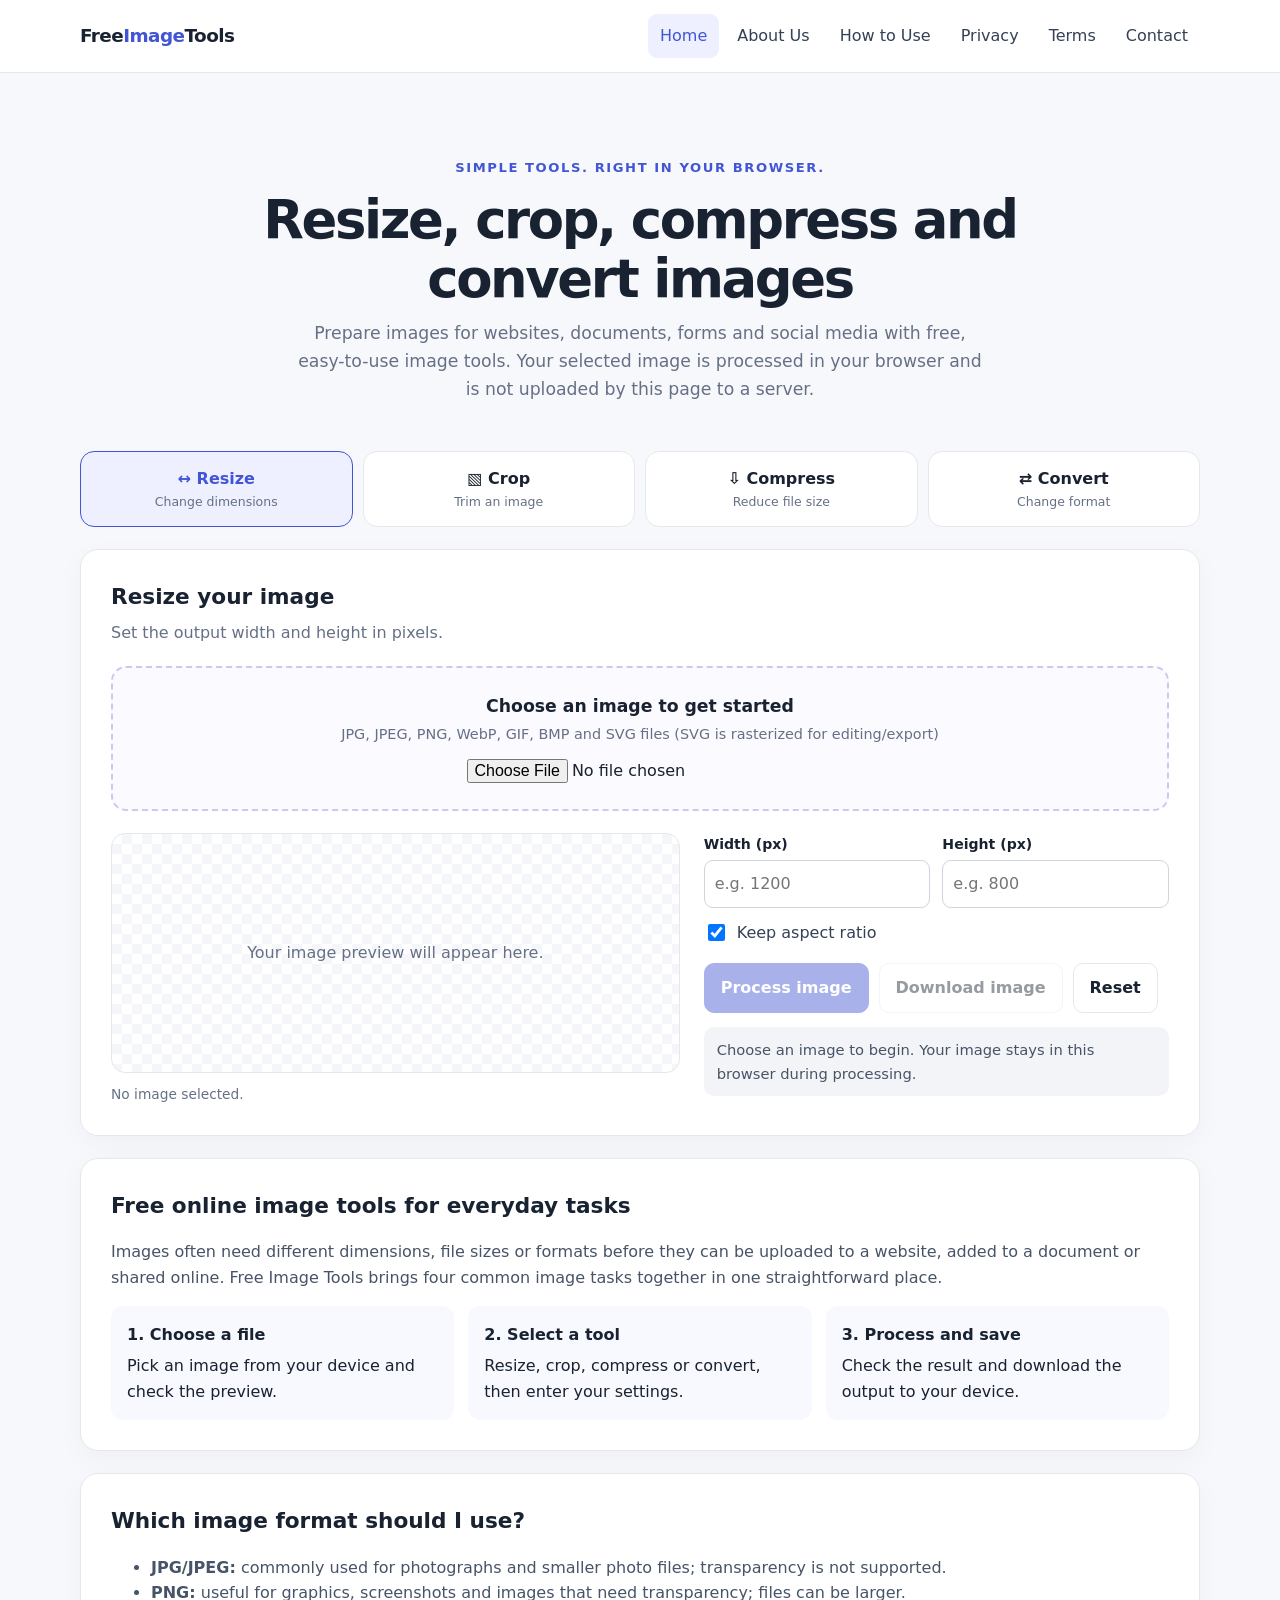
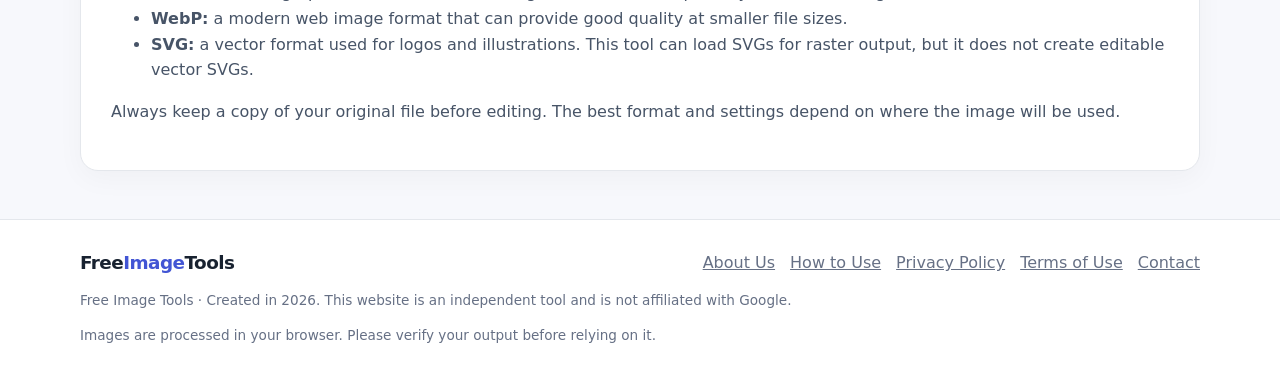
<file: index (1).html>
<!doctype html>
<html lang="en">
<head>
<meta charset="utf-8">
<meta name="viewport" content="width=device-width, initial-scale=1">
<meta name="description" content="Free Image Tools helps you resize, crop, compress and convert images in your browser. Simple, fast and free image editing for everyday use.">
<meta name="theme-color" content="#f7f8fc">
<title>Free Image Tools — Resize, Crop, Compress & Convert</title>
<style>
:root{--ink:#182230;--muted:#667085;--line:#e4e7ec;--bg:#f7f8fc;--card:#fff;--brand:#4255d4;--brand2:#eef0ff;--green:#16794b}
*{box-sizing:border-box}html{scroll-behavior:smooth}body{margin:0;background:var(--bg);color:var(--ink);font:16px/1.6 system-ui,-apple-system,Segoe UI,Roboto,Arial,sans-serif}a{color:var(--brand)}button,input,select{font:inherit}button{cursor:pointer}.wrap{width:min(1120px,92%);margin:auto}.topbar{background:#fff;border-bottom:1px solid var(--line);position:sticky;top:0;z-index:5}.nav{display:flex;align-items:center;justify-content:space-between;gap:18px;min-height:72px;flex-wrap:wrap}.brand{font-size:1.15rem;font-weight:800;color:var(--ink);text-decoration:none;letter-spacing:-.03em}.brand span{color:var(--brand)}.navlinks{display:flex;gap:6px;flex-wrap:wrap}.navlinks button{border:0;background:transparent;padding:9px 12px;border-radius:9px;color:#344054}.navlinks button:hover,.navlinks button.active{background:var(--brand2);color:var(--brand)}.hero{text-align:center;padding:52px 0 26px}.eyebrow{color:var(--brand);font-size:.82rem;font-weight:800;text-transform:uppercase;letter-spacing:.12em}.hero h1{font-size:clamp(2rem,5vw,3.3rem);line-height:1.12;letter-spacing:-.045em;margin:12px auto;max-width:780px}.hero p{max-width:690px;margin:0 auto;color:var(--muted);font-size:1.08rem}.toolnav{display:grid;grid-template-columns:repeat(4,1fr);gap:10px;margin:22px 0}.toolnav button{border:1px solid var(--line);background:#fff;border-radius:14px;padding:14px 10px;font-weight:750;color:var(--ink)}.toolnav button.active{border-color:var(--brand);background:var(--brand2);color:var(--brand)}.toolnav small{display:block;font-weight:500;color:var(--muted);font-size:.78rem}.panel,.content-card{background:var(--card);border:1px solid var(--line);border-radius:18px;padding:clamp(18px,3vw,30px);box-shadow:0 8px 28px rgba(16,24,40,.035);margin-bottom:22px}.panel h2,.content-card h2{margin:0 0 6px;font-size:1.35rem}.sub{color:var(--muted);margin:0 0 20px}.upload{display:block;border:2px dashed #c7ccef;background:#fafaff;border-radius:15px;padding:25px;text-align:center;cursor:pointer}.upload strong{display:block;font-size:1.08rem}.upload span{color:var(--muted);font-size:.9rem}.upload input{display:block;max-width:100%;margin:12px auto 0}.workspace{display:grid;grid-template-columns:minmax(0,1.1fr) minmax(260px,.9fr);gap:24px;margin-top:22px}.preview{min-height:240px;border:1px solid var(--line);border-radius:14px;background:linear-gradient(45deg,#f5f6fa 25%,transparent 25%),linear-gradient(-45deg,#f5f6fa 25%,transparent 25%),linear-gradient(45deg,transparent 75%,#f5f6fa 75%),linear-gradient(-45deg,transparent 75%,#f5f6fa 75%);background-size:20px 20px;background-position:0 0,0 10px,10px -10px,-10px 0;display:flex;align-items:center;justify-content:center;overflow:hidden;padding:12px}.preview img{max-width:100%;max-height:390px;object-fit:contain}.empty{text-align:center;color:var(--muted);padding:24px}.fields{display:grid;grid-template-columns:repeat(2,minmax(0,1fr));gap:12px}.field{display:flex;flex-direction:column;gap:5px}.field label{font-size:.88rem;font-weight:700}.field input,.field select{width:100%;border:1px solid #d0d5dd;border-radius:9px;padding:10px;background:#fff;color:var(--ink)}.check{display:flex;align-items:center;gap:9px;margin:12px 0;color:#344054}.check input{width:17px;height:17px}.actions{display:flex;gap:10px;flex-wrap:wrap;margin-top:18px}.btn{border:1px solid var(--line);background:#fff;border-radius:10px;padding:11px 16px;font-weight:750;color:var(--ink)}.btn.primary{background:var(--brand);border-color:var(--brand);color:#fff}.btn:disabled{opacity:.45;cursor:not-allowed}.status{margin-top:14px;padding:11px 13px;background:#f2f4f7;border-radius:10px;color:#475467;font-size:.92rem;overflow-wrap:anywhere}.status.good{background:#ecfdf3;color:var(--green)}.status.error{background:#fef3f2;color:#b42318}.meta{font-size:.86rem;color:var(--muted);margin-top:10px}.tool-options[hidden],.page[hidden]{display:none}.page{padding-top:32px}.content-card p,.content-card li{color:#475467}.content-card h3{margin-bottom:4px}.steps{display:grid;grid-template-columns:repeat(3,1fr);gap:14px}.step{background:#f8f9ff;border-radius:12px;padding:16px}.step b{display:block;margin-bottom:5px}.footer{margin-top:48px;background:#fff;border-top:1px solid var(--line);padding:28px 0}.footrow{display:flex;justify-content:space-between;gap:20px;flex-wrap:wrap}.footlinks{display:flex;gap:15px;flex-wrap:wrap}.footlinks button{border:0;background:none;color:var(--muted);padding:0;text-decoration:underline}.fine{font-size:.85rem;color:var(--muted);margin-top:12px}.ad-slot{display:none;min-height:90px;margin:20px 0;text-align:center;color:#98a2b3;border:1px dashed var(--line);border-radius:10px;padding:10px}@media(max-width:760px){.workspace{grid-template-columns:1fr}.steps{grid-template-columns:1fr}.nav{padding:10px 0}.navlinks{width:100%}.navlinks button{padding:8px}.toolnav{gap:6px}.toolnav button{padding:11px 4px;font-size:.9rem}.toolnav small{font-size:.7rem}}@media(max-width:430px){.fields{grid-template-columns:1fr}.hero{padding-top:35px}}
</style>
</head>
<body>
<header class="topbar"><div class="wrap nav">
<a href="#home" class="brand" aria-label="Free Image Tools home">Free<span>Image</span>Tools</a>
<nav class="navlinks" aria-label="Main navigation">
<button data-page="home" class="active">Home</button><button data-page="about">About Us</button><button data-page="how">How to Use</button><button data-page="privacy">Privacy</button><button data-page="terms">Terms</button><button data-page="contact">Contact</button>
</nav></div></header>
<main class="wrap">
<section id="home" class="page">
<div class="hero"><div class="eyebrow">Simple tools. Right in your browser.</div><h1>Resize, crop, compress and convert images</h1><p>Prepare images for websites, documents, forms and social media with free, easy-to-use image tools. Your selected image is processed in your browser and is not uploaded by this page to a server.</p></div>
<div class="toolnav" role="tablist" aria-label="Image tools">
<button class="active" data-tool="resize" role="tab" aria-selected="true">↔ Resize<small>Change dimensions</small></button>
<button data-tool="crop" role="tab" aria-selected="false">▧ Crop<small>Trim an image</small></button>
<button data-tool="compress" role="tab" aria-selected="false">⇩ Compress<small>Reduce file size</small></button>
<button data-tool="convert" role="tab" aria-selected="false">⇄ Convert<small>Change format</small></button>
</div>
<section class="panel" aria-labelledby="tool-title">
<h2 id="tool-title">Resize your image</h2><p class="sub" id="tool-description">Set the output width and height in pixels.</p>
<label class="upload"><strong>Choose an image to get started</strong><span>JPG, JPEG, PNG, WebP, GIF, BMP and SVG files (SVG is rasterized for editing/export)</span><input id="fileInput" type="file" accept="image/*,.svg" aria-label="Choose an image"></label>
<div class="workspace">
<div><div class="preview" id="preview"><div class="empty">Your image preview will appear here.</div></div><div class="meta" id="imageMeta">No image selected.</div></div>
<div>
<div class="tool-options" id="options-resize">
<div class="fields"><div class="field"><label for="width">Width (px)</label><input id="width" type="number" min="1" max="12000" placeholder="e.g. 1200"></div><div class="field"><label for="height">Height (px)</label><input id="height" type="number" min="1" max="12000" placeholder="e.g. 800"></div></div>
<label class="check"><input type="checkbox" id="keepRatio" checked> Keep aspect ratio</label>
</div>
<div class="tool-options" id="options-crop" hidden>
<p class="meta">Enter a crop rectangle in the original image's pixel coordinates. The area must fit inside the image.</p>
<div class="fields"><div class="field"><label for="cropX">Start X</label><input id="cropX" type="number" min="0" value="0"></div><div class="field"><label for="cropY">Start Y</label><input id="cropY" type="number" min="0" value="0"></div><div class="field"><label for="cropW">Crop width</label><input id="cropW" type="number" min="1" placeholder="Width"></div><div class="field"><label for="cropH">Crop height</label><input id="cropH" type="number" min="1" placeholder="Height"></div></div>
</div>
<div class="tool-options" id="options-compress" hidden>
<div class="field"><label for="quality">Image quality: <span id="qualityValue">75%</span></label><input id="quality" type="range" min="10" max="100" value="75"></div><p class="meta">Lower quality often means a smaller file. This mainly affects JPEG and WebP; PNG is usually lossless.</p>
</div>
<div class="tool-options" id="options-convert" hidden>
<div class="field"><label for="format">Output format</label><select id="format"><option value="image/jpeg">JPG / JPEG</option><option value="image/png">PNG</option><option value="image/webp">WebP</option></select></div><p class="meta">SVG files can be opened as input, but this browser-based tool exports edited images as raster formats (JPG, PNG or WebP), not as new SVG vector artwork. Animated GIFs export as a still image.</p>
</div>
<div class="actions"><button class="btn primary" id="processBtn" disabled>Process image</button><button class="btn" id="downloadBtn" disabled>Download image</button><button class="btn" id="resetBtn">Reset</button></div>
<div id="status" class="status" role="status" aria-live="polite">Choose an image to begin. Your image stays in this browser during processing.</div>
</div></div>
</section>
<div class="ad-slot" aria-label="Advertisement area">Advertisement</div>
<section class="content-card"><h2>Free online image tools for everyday tasks</h2><p>Images often need different dimensions, file sizes or formats before they can be uploaded to a website, added to a document or shared online. Free Image Tools brings four common image tasks together in one straightforward place.</p><div class="steps"><div class="step"><b>1. Choose a file</b><span>Pick an image from your device and check the preview.</span></div><div class="step"><b>2. Select a tool</b><span>Resize, crop, compress or convert, then enter your settings.</span></div><div class="step"><b>3. Process and save</b><span>Check the result and download the output to your device.</span></div></div></section>
<section class="content-card"><h2>Which image format should I use?</h2><ul><li><b>JPG/JPEG:</b> commonly used for photographs and smaller photo files; transparency is not supported.</li><li><b>PNG:</b> useful for graphics, screenshots and images that need transparency; files can be larger.</li><li><b>WebP:</b> a modern web image format that can provide good quality at smaller file sizes.</li><li><b>SVG:</b> a vector format used for logos and illustrations. This tool can load SVGs for raster output, but it does not create editable vector SVGs.</li></ul><p>Always keep a copy of your original file before editing. The best format and settings depend on where the image will be used.</p></section>
</section>
<section id="about" class="page" hidden><div class="content-card"><h2>About Us</h2><p>Free Image Tools was created in 2026 from the idea of making everyday image resizing, cropping, compression and conversion accessible through a simple, free online website.</p><p>The aim is to make common image tasks understandable for students, creators, small businesses and anyone who needs to prepare an image for a website, form, presentation or personal project. The interface is designed to keep the main tools easy to find, with clear settings and a direct download option.</p><p>Image processing on this page takes place locally in your browser. Files are not intentionally uploaded by this tool to a processing server. Please test the website on different devices and browsers and contact us if you notice a problem.</p><p><b>Created:</b> 2026<br><b>Website:</b> Free Image Tools<br><b>Contact:</b> Replace the example email on the Contact page with your real contact email before publishing.</p></div></section>
<section id="how" class="page" hidden><div class="content-card"><h2>How to Use Free Image Tools</h2><h3>Resize an image</h3><ol><li>Open the Resize tab and choose an image.</li><li>Enter the required width and height in pixels.</li><li>Keep “Keep aspect ratio” selected to avoid stretching the image. If you change the width, the height adjusts automatically.</li><li>Select Process image, review the output, and download it.</li></ol><h3>Crop an image</h3><ol><li>Choose the Crop tab and upload your image.</li><li>Enter Start X and Start Y to choose the top-left point of the crop area.</li><li>Enter the crop width and height in pixels. Keep the rectangle within the original image dimensions.</li><li>Process and download the cropped result.</li></ol><h3>Compress an image</h3><ol><li>Choose Compress and upload your image.</li><li>Move the quality slider lower for a smaller output file, or higher to preserve more detail.</li><li>Process the image and compare the output file size with the original.</li><li>Download the result if it meets your needs.</li></ol><h3>Convert an image</h3><ol><li>Choose Convert and select an image.</li><li>Choose JPG, PNG or WebP as the output format.</li><li>Process the image, then download it. Choose PNG if you need transparent areas to remain transparent.</li></ol><h3>Helpful notes</h3><ul><li>Very large images may take longer or exceed your browser's available memory.</li><li>JPG does not preserve transparency; transparent areas may appear with a white background.</li><li>Animated GIFs are exported as a still image.</li><li>SVG files are rendered to pixels for output; this tool does not preserve vector editability.</li><li>Keep your original image until you have checked the downloaded file.</li></ul></div></section>
<section id="privacy" class="page" hidden><div class="content-card"><h2>Privacy Policy</h2><p><b>Last updated:</b> October 16, 2026</p><p>Free Image Tools is designed to process selected images locally in your web browser. The image-processing code in this page does not intentionally send your selected image to our server. Your browser may keep temporary image data in memory while the page is open.</p><h3>Information you provide</h3><p>If you contact us by email, we will receive the information you choose to include in that message and use it to respond. Add your real contact email and update this policy to accurately describe any forms, analytics or other services you actually use.</p><h3>Cookies, analytics and advertising</h3><p>This website may use third-party services such as Google AdSense or analytics tools if the owner configures them. Those providers may use cookies or similar technologies as described in their own policies. Before enabling advertising, update this policy to reflect the services used, provide any required consent or privacy controls for your visitors, and link to the relevant provider policies.</p><h3>Children and data</h3><p>Do not upload sensitive or confidential images to any online tool unless you are comfortable with the way it works. We do not knowingly request personal information from children through this tool.</p><h3>Policy updates</h3><p>This policy may be updated when the website's features or services change. The revised date will be shown at the top of this page. This template is general information, not legal advice; the site owner is responsible for making it accurate for the actual website and applicable laws.</p></div></section>
<section id="terms" class="page" hidden><div class="content-card"><h2>Terms of Use</h2><p><b>Last updated:</b> October 16, 2026</p><p>By using Free Image Tools, you agree to use the website lawfully and responsibly. The tools are provided free of charge for general image editing tasks.</p><h3>Your files and rights</h3><p>You are responsible for ensuring that you have the right to use and edit any image you select. Do not use the website to infringe copyright, violate another person's privacy or break applicable law.</p><h3>Availability and results</h3><p>The website is provided on an “as available” basis. Results can vary by browser, image type and selected settings. We do not guarantee that every image or format will work perfectly. Keep a backup of original files and verify downloaded results before using them.</p><h3>Limitation</h3><p>To the extent permitted by applicable law, the website owner is not responsible for data loss, unexpected output or interruptions resulting from use of this tool. Nothing in these terms excludes rights that cannot legally be excluded.</p><h3>Changes</h3><p>Features and these terms may change as the website develops. Continued use after a change means you accept the updated terms to the extent permitted by law.</p></div></section>
<section id="contact" class="page" hidden><div class="content-card"><h2>Contact Us</h2><p>Questions, suggestions or reports of a problem are welcome. Replace the example address below with an email address that you own and check regularly before publishing this website.</p><p><b>Email:</b> <a href="mailto:YOUR-EMAIL@example.com">YOUR-EMAIL@example.com</a></p><p>When reporting a problem, please tell us which tool you used, which browser you are using, and what happened. Do not email private or sensitive images unless necessary and safe to do so.</p><p><b>Website:</b> Free Image Tools<br><b>Created:</b> 2026</p></div></section>
</main>
<footer class="footer"><div class="wrap"><div class="footrow"><a href="#home" class="brand">Free<span>Image</span>Tools</a><div class="footlinks"><button data-page="about">About Us</button><button data-page="how">How to Use</button><button data-page="privacy">Privacy Policy</button><button data-page="terms">Terms of Use</button><button data-page="contact">Contact</button></div></div><p class="fine">Free Image Tools · Created in 2026. This website is an independent tool and is not affiliated with Google.</p><p class="fine">Images are processed in your browser. Please verify your output before relying on it.</p></div></footer>
<script>
(() => {
const $=id=>document.getElementById(id);
let file=null, image=null, imageURL=null, outputURL=null, outputBlob=null, outputName='image';
let activeTool='resize', baseCanvas=null;
const toolCopy={
 resize:['Resize your image','Set the output width and height in pixels.'],
 crop:['Crop your image','Choose a crop rectangle using pixel coordinates.'],
 compress:['Compress your image','Adjust output quality to reduce file size.'],
 convert:['Convert your image','Save your image as JPG, PNG or WebP.']
};
function status(message,type=''){const el=$('status');el.textContent=message;el.className='status'+(type?' '+type:'');}
function fmt(bytes){if(bytes<1024)return bytes+' B';if(bytes<1048576)return (bytes/1024).toFixed(1)+' KB';return (bytes/1048576).toFixed(2)+' MB';}
function clearOutput(){if(outputURL)URL.revokeObjectURL(outputURL);outputURL=null;outputBlob=null;$('downloadBtn').disabled=true;}
function selectTool(tool){
 activeTool=tool;
 document.querySelectorAll('[data-tool]').forEach(b=>{let on=b.dataset.tool===tool;b.classList.toggle('active',on);b.setAttribute('aria-selected',String(on));});
 ['resize','crop','compress','convert'].forEach(t=>$('options-'+t).hidden=t!==tool);
 $('tool-title').textContent=toolCopy[tool][0];$('tool-description').textContent=toolCopy[tool][1];
 clearOutput();status(file?'Ready to process your image.':'Choose an image to begin.');
}
document.querySelectorAll('[data-tool]').forEach(b=>b.addEventListener('click',()=>selectTool(b.dataset.tool)));
function showPage(page){
 document.querySelectorAll('.page').forEach(p=>p.hidden=p.id!==page);
 document.querySelectorAll('[data-page]').forEach(b=>b.classList.toggle('active',b.dataset.page===page));
 window.scrollTo({top:0,behavior:'smooth'});
}
document.querySelectorAll('[data-page]').forEach(b=>b.addEventListener('click',()=>showPage(b.dataset.page)));
document.querySelectorAll('a.brand').forEach(a=>a.addEventListener('click',()=>showPage('home')));
function setImageMeta(){if(!image||!file)return;$('imageMeta').textContent=`Original: ${image.naturalWidth} × ${image.naturalHeight} px · ${fmt(file.size)} · ${file.type||'image file'}`;}
$('fileInput').addEventListener('change',()=>{
 const chosen=$('fileInput').files[0];if(!chosen)return;
 if(!chosen.type.startsWith('image/')&&!/\.svg$/i.test(chosen.name)){status('Please choose a valid image file.','error');return;}
 if(chosen.size>25*1024*1024){status('This file is larger than 25 MB. Please choose a smaller image.','error');$('fileInput').value='';return;}
 file=chosen;clearOutput();if(imageURL)URL.revokeObjectURL(imageURL);imageURL=URL.createObjectURL(file);
 const im=new Image();
 im.onload=()=>{
 image=im;baseCanvas=document.createElement('canvas');baseCanvas.width=im.naturalWidth;baseCanvas.height=im.naturalHeight;
 const ctx=baseCanvas.getContext('2d');ctx.drawImage(im,0,0);
 $('preview').innerHTML='';const previewImage=document.createElement('img');previewImage.src=imageURL;previewImage.alt='Selected image preview';$('preview').appendChild(previewImage);
 $('width').value=im.naturalWidth;$('height').value=im.naturalHeight;$('cropW').value=im.naturalWidth;$('cropH').value=im.naturalHeight;$('cropX').value=0;$('cropY').value=0;
 $('processBtn').disabled=false;setImageMeta();status('Image loaded. Choose your settings and select Process image.','good');
 };
 im.onerror=()=>status('This image could not be opened by your browser. Try a JPG or PNG file.','error');
 im.src=imageURL;
});
$('width').addEventListener('input',()=>{if($('keepRatio').checked&&image&&+$('width').value>0)$('height').value=Math.max(1,Math.round(+$('width').value*image.naturalHeight/image.naturalWidth));});
$('height').addEventListener('input',()=>{if($('keepRatio').checked&&image&&+$('height').value>0)$('width').value=Math.max(1,Math.round(+$('height').value*image.naturalWidth/image.naturalHeight));});
$('quality').addEventListener('input',()=>$('qualityValue').textContent=$('quality').value+'%');
function canvasBlob(canvas,type,quality){return new Promise((resolve,reject)=>canvas.toBlob(b=>b?resolve(b):reject(new Error('Your browser could not export this image in that format. Try PNG or JPG.')),type,quality));}
$('processBtn').addEventListener('click',async()=>{
 if(!image||!file){status('Choose an image first.','error');return;}
 clearOutput();$('processBtn').disabled=true;status('Processing image…');
 try{
 let canvas=document.createElement('canvas'),ctx=canvas.getContext('2d');
 if(activeTool==='resize'){
 let w=Number($('width').value),h=Number($('height').value);
 if(!Number.isInteger(w)||!Number.isInteger(h)||w<1||h<1||w>12000||h>12000)throw new Error('Enter width and height from 1 to 12,000 pixels.');
 canvas.width=w;canvas.height=h;ctx.drawImage(baseCanvas,0,0,w,h);
 }else if(activeTool==='crop'){
 let x=Number($('cropX').value),y=Number($('cropY').value),w=Number($('cropW').value),h=Number($('cropH').value);
 if(![x,y,w,h].every(Number.isInteger)||x<0||y<0||w<1||h<1||x+w>image.naturalWidth||y+h>image.naturalHeight)throw new Error(`Crop area must fit inside the original image (${image.naturalWidth} × ${image.naturalHeight} px).`);
 canvas.width=w;canvas.height=h;ctx.drawImage(baseCanvas,x,y,w,h,0,0,w,h);
 }else{canvas.width=baseCanvas.width;canvas.height=baseCanvas.height;ctx.drawImage(baseCanvas,0,0);}
 let type=activeTool==='convert'?$('format').value:(activeTool==='compress'?(file.type==='image/png'?'image/png':'image/jpeg'):(file.type==='image/png'?'image/png':file.type==='image/webp'?'image/webp':'image/jpeg'));
 if(!['image/png','image/jpeg','image/webp'].includes(type))type='image/png';
 const quality=Number($('quality').value)/100;
 outputBlob=await canvasBlob(canvas,type,(type==='image/png'?undefined:quality));
 outputURL=URL.createObjectURL(outputBlob);
 const ext=type==='image/jpeg'?'jpg':type==='image/png'?'png':'webp';
 outputName=(file.name.replace(/\.[^.]+$/,'')||'image')+'-'+activeTool+'.'+ext;
 $('preview').innerHTML='';const resultImg=document.createElement('img');resultImg.src=outputURL;resultImg.alt='Processed image preview';$('preview').appendChild(resultImg);
 $('downloadBtn').disabled=false;
 const savings=file.size?Math.round((1-outputBlob.size/file.size)*100):0;
 status(`Done: ${canvas.width} × ${canvas.height} px · Output ${fmt(outputBlob.size)} · ${savings>=0?savings+'% smaller':Math.abs(savings)+'% larger'} than original. Preview shows the processed result.`,'good');
 }catch(e){status(e.message||'Something went wrong. Try a different image or setting.','error');}
 finally{$('processBtn').disabled=!image;}
});
$('downloadBtn').addEventListener('click',()=>{
 if(!outputURL||!outputBlob)return;
 const a=document.createElement('a');a.href=outputURL;a.download=outputName;document.body.appendChild(a);a.click();a.remove();
});
$('resetBtn').addEventListener('click',()=>{
 file=null;image=null;baseCanvas=null;$('fileInput').value='';$('processBtn').disabled=true;clearOutput();
 if(imageURL)URL.revokeObjectURL(imageURL);imageURL=null;
 $('preview').innerHTML='<div class="empty">Your image preview will appear here.</div>';$('imageMeta').textContent='No image selected.';
 $('width').value='';$('height').value='';$('cropX').value=0;$('cropY').value=0;$('cropW').value='';$('cropH').value='';
 selectTool('resize');status('Choose an image to begin. Your image stays in this browser during processing.');
});
})();
</script>
</body>
</html>
</file>
